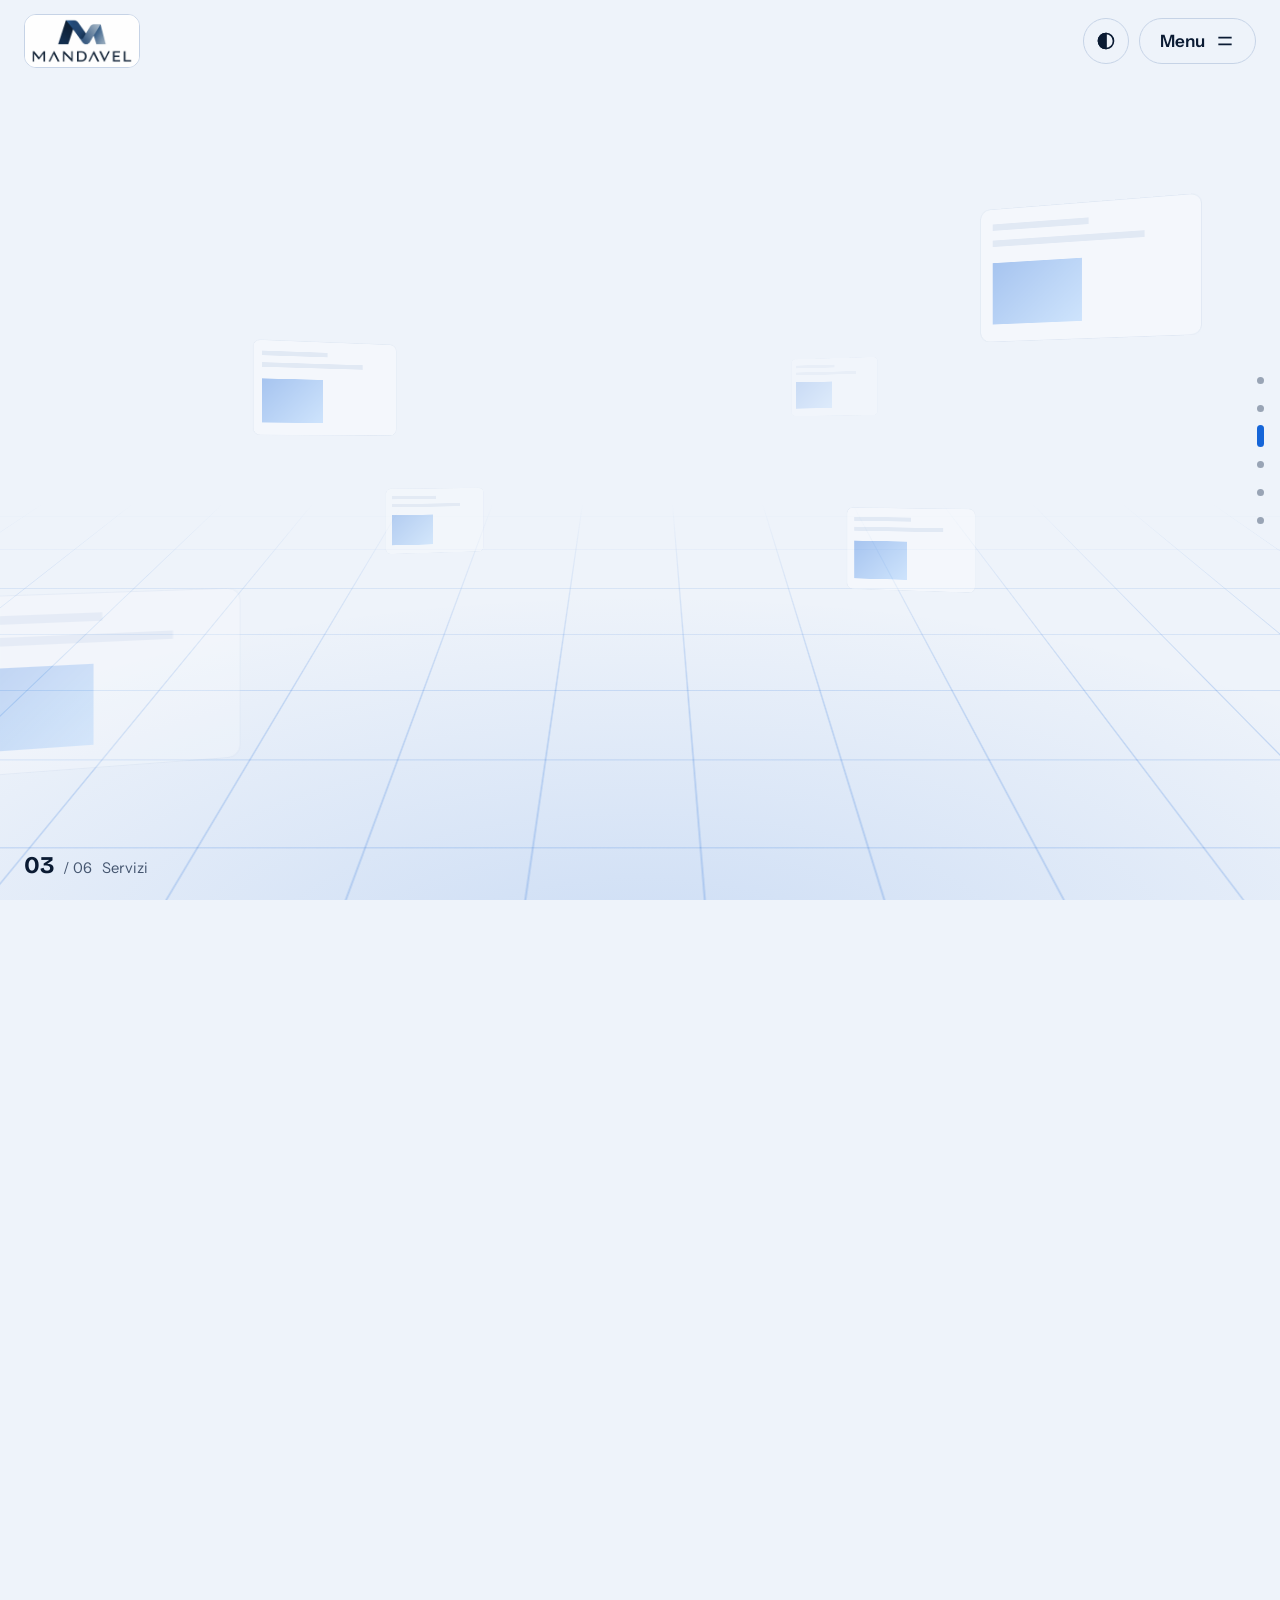
<file: index.html>
<!DOCTYPE html>
<html lang="it">
<head>
<meta charset="utf-8">
<meta name="viewport" content="width=device-width, initial-scale=1, viewport-fit=cover">
<title>MANDAVEL — Siti web, e-commerce e applicazioni web su misura</title>
<meta name="description" content="MANDAVEL realizza siti web, landing page, e-commerce, applicazioni web e piattaforme digitali su misura per privati, professionisti, attività e aziende. Scopri il portfolio.">
<link rel="canonical" href="https://mandavel.it/">
<meta name="theme-color" content="#061125">
<meta property="og:type" content="website">
<meta property="og:locale" content="it_IT">
<meta property="og:title" content="MANDAVEL — Soluzioni digitali su misura">
<meta property="og:description" content="Siti web, landing page, e-commerce, applicazioni web e piattaforme digitali. Consulta pacchetti e progetti dimostrativi nel portfolio.">
<meta property="og:url" content="https://mandavel.it/">
<meta name="twitter:card" content="summary">
<link rel="icon" href="favicon.ico" sizes="48x48">
<link rel="icon" type="image/png" sizes="32x32" href="favicon-32x32.png">
<link rel="icon" type="image/png" sizes="16x16" href="favicon-16x16.png">
<link rel="apple-touch-icon" sizes="180x180" href="apple-touch-icon.png">
<link rel="manifest" href="site.webmanifest">
<link rel="preconnect" href="https://fonts.googleapis.com">
<link rel="preconnect" href="https://fonts.gstatic.com" crossorigin>
<link rel="stylesheet" href="https://fonts.googleapis.com/css2?family=Bricolage+Grotesque:opsz,wght@12..96,500;12..96,700&family=Instrument+Sans:wght@400;500;600&display=swap">
<script>
var H=document.documentElement;H.classList.add('js');
try{var t=localStorage.getItem('mv-theme');if(t==='dark'||t==='light')H.setAttribute('data-theme',t);var fl=localStorage.getItem('mv-flat');if(fl==='1'||(fl!=='0'&&(matchMedia('(prefers-reduced-motion: reduce)').matches||innerHeight<540)))H.classList.add('flat')}catch(e){}
</script>
<style>
:root{--bg:#EEF3FA;--bg2:#FFFFFF;--ink:#0B1B33;--mut:#44556F;--line:#C6D3E6;--blue:#1565D8;--sky:#8CC4FF;--lb:#FEFEFE;--grid:rgba(21,101,216,.2);--ex:#B4C8E6;--sh:rgba(11,27,51,.35);--ld:none;--ll:block;color-scheme:light}
@media (prefers-color-scheme:dark){:root:not([data-theme="light"]){--bg:#061125;--bg2:#0A1A33;--ink:#EAF1FF;--mut:#A5B7D4;--line:#1E3358;--blue:#3C8DF0;--lb:#061125;--grid:rgba(60,141,240,.22);--ex:#0C2B5A;--sh:rgba(0,0,0,.6);--ld:block;--ll:none;color-scheme:dark}}
:root[data-theme="dark"]{--bg:#061125;--bg2:#0A1A33;--ink:#EAF1FF;--mut:#A5B7D4;--line:#1E3358;--blue:#3C8DF0;--lb:#061125;--grid:rgba(60,141,240,.22);--ex:#0C2B5A;--sh:rgba(0,0,0,.6);--ld:block;--ll:none;color-scheme:dark}
*,*::before,*::after{box-sizing:border-box}
html{scroll-snap-type:y proximity}
body{margin:0;background:var(--bg);color:var(--ink);font:400 1.0625rem/1.55 "Instrument Sans",system-ui,-apple-system,"Segoe UI",sans-serif;overflow-x:hidden;transition:background .5s,color .5s}
h1,h2,h3{font-family:"Bricolage Grotesque","Instrument Sans",system-ui,sans-serif;font-weight:700;line-height:1.04;letter-spacing:-.02em;margin:0}
p{margin:0;max-width:56ch}button{font:inherit;color:inherit;cursor:pointer}a{color:inherit}
:focus-visible{outline:3px solid var(--blue);outline-offset:3px;border-radius:6px}
.skip{position:fixed;left:12px;top:-70px;background:var(--ink);color:var(--bg);padding:10px 14px;border-radius:8px;z-index:90}.skip:focus{top:12px}

.w{width:min(1280px,100% - 96px - env(safe-area-inset-left,0px) - env(safe-area-inset-right,0px));margin-inline:auto}
@media (min-width:1800px){html{font-size:19px}}
/* stage */
#track{position:relative;z-index:-1}.sn{height:100svh;scroll-snap-align:start}
.stage{position:fixed;inset:0;perspective:1200px;overflow:hidden;background:radial-gradient(120% 70% at 50% 108%,color-mix(in srgb,var(--blue) 16%,transparent),transparent 60%),var(--bg)}
.floor{position:absolute;left:-60%;width:220%;top:56%;height:150%;transform-origin:top;transform:rotateX(74deg);background:linear-gradient(var(--grid) 1px,transparent 1px) 0 0/90px 90px,linear-gradient(90deg,var(--grid) 1px,transparent 1px) 0 0/90px 90px;-webkit-mask-image:linear-gradient(transparent,#000 30%);mask-image:linear-gradient(transparent,#000 30%)}
.tilt,.world{position:absolute;inset:0;transform-style:preserve-3d}
.room{position:absolute;inset:0;display:grid;align-items:center;padding:88px 0 72px;will-change:transform,opacity}
.rin{transform:scale(var(--fit,1))}
.dc,.floor{pointer-events:none}.dc{position:absolute;left:50%;top:50%;width:250px;height:165px;border:1px solid var(--line);border-radius:12px;opacity:0;visibility:hidden;background:linear-gradient(var(--line),var(--line)) 14px 18px/45% 8px no-repeat,linear-gradient(var(--line),var(--line)) 14px 38px/70% 8px no-repeat,linear-gradient(135deg,var(--blue),var(--sky)) 14px 66px/42% 76px no-repeat,var(--bg2)}
/* chrome */
.top{position:fixed;z-index:30;inset:env(safe-area-inset-top,0px) 0 auto;display:flex;align-items:center;justify-content:space-between;padding:14px max(24px,env(safe-area-inset-left,0px)) 14px max(24px,env(safe-area-inset-right,0px))}
.lg{display:block;aspect-ratio:1000/455;background:center/contain no-repeat}.lg.ld{display:var(--ld)}.lg.ll{display:var(--ll)}.lgd{background-image:url([data-uri])}.lgl{background-image:url([data-uri])}
.brand{display:block;height:54px;-webkit-tap-highlight-color:transparent}.chip{display:block;height:100%;background:var(--lb);border:1px solid var(--line);border-radius:12px;overflow:hidden}.chip .lg{height:100%}
.symw{display:none;height:100%}.sym{height:100%;background:center/contain no-repeat}.sym.ld{display:var(--ld);aspect-ratio:240/116;background-image:url([data-uri])}.sym.ll{display:var(--ll);aspect-ratio:240/120;background-image:url([data-uri])}
.tools{display:flex;gap:10px}
.ib,.mn{height:46px;border-radius:999px;border:1px solid var(--line);background:color-mix(in srgb,var(--bg) 80%,transparent);-webkit-backdrop-filter:blur(8px);backdrop-filter:blur(8px);display:inline-flex;align-items:center;justify-content:center;gap:10px;transition:border-color .2s,transform .25s}
.ib{width:46px}.mn{padding:0 20px;font-weight:600}.ib:hover,.mn:hover{border-color:var(--blue)}.ib:active,.mn:active{transform:scale(.95)}
.rail{position:fixed;z-index:30;right:max(6px,env(safe-area-inset-right,0px));top:50%;transform:translateY(-50%);display:grid}
.rail button{position:relative;width:28px;height:28px;background:none;border:0;padding:0}
.rail button::after{content:"";position:absolute;left:50%;top:50%;width:7px;height:7px;margin:-3.5px;border-radius:50%;background:var(--mut);opacity:.5;transition:all .4s}
.rail button[aria-current="true"]::after{height:22px;margin-top:-11px;border-radius:4px;background:var(--blue);opacity:1}
.rail button::before{content:attr(data-l);position:absolute;right:30px;top:50%;translate:8px -50%;opacity:0;pointer-events:none;background:var(--bg2);border:1px solid var(--line);padding:4px 10px;border-radius:8px;font-size:.85rem;white-space:nowrap;transition:all .25s}
.rail button:hover::before,.rail button:focus-visible::before{opacity:1;translate:0 -50%}
.hud{position:fixed;z-index:30;left:24px;bottom:calc(20px + env(safe-area-inset-bottom,0px));font-size:.92rem;color:var(--mut);display:flex;gap:10px;align-items:baseline}.hud b{font:700 1.5rem "Bricolage Grotesque",sans-serif;color:var(--ink);letter-spacing:-.02em}
/* menu */
.menu{position:fixed;inset:0;z-index:60;background:color-mix(in srgb,var(--bg) 94%,transparent);-webkit-backdrop-filter:blur(14px);backdrop-filter:blur(14px);display:grid;align-content:center;padding:80px 32px;opacity:0;transition:opacity .4s;perspective:900px}
.menu.open{opacity:1}.menu[hidden]{display:none}
.menu ol{list-style:none;margin:0 auto;padding:0;width:min(760px,100%);display:grid}
.menu li{border-bottom:1px solid var(--line);opacity:0;transform:rotateX(-70deg) translateY(30px);transform-origin:top;transition:transform .7s cubic-bezier(.2,.7,.2,1),opacity .5s;transition-delay:calc(var(--i)*70ms)}
.menu.open li{opacity:1;transform:none}
.menu li>*{display:flex;justify-content:space-between;align-items:baseline;width:100%;padding:14px 0;background:none;border:0;text-align:left;text-decoration:none;font:700 clamp(1.8rem,5.4vw,3.2rem)/1.1 "Bricolage Grotesque",sans-serif;letter-spacing:-.02em;transition:color .2s,padding .3s}
.menu li>*:hover{color:var(--blue);padding-left:14px}.menu small{font:500 .9rem "Instrument Sans",sans-serif;color:var(--mut)}.menu li:last-child a{flex-direction:column;align-items:flex-start;gap:8px;padding-bottom:20px}.menu li:last-child small{letter-spacing:.01em}
@media (max-height:700px){.menu{align-content:start;overflow-y:auto;padding-top:calc(78px + env(safe-area-inset-top,0px))}.menu li>*{padding:9px 0;font-size:clamp(1.5rem,5vw,2.2rem)}.menu li:last-child a{padding-bottom:12px}}
.mclose{position:absolute;top:calc(14px + env(safe-area-inset-top,0px));right:24px}
.mfoot{width:min(760px,100%);margin:22px auto 0;display:flex;gap:14px;flex-wrap:wrap}
.mfoot button{background:none;border:1px solid var(--line);border-radius:999px;padding:10px 18px;color:var(--mut)}.mfoot button:hover{border-color:var(--blue);color:var(--ink)}
/* buttons */
.btn{display:inline-flex;align-items:center;gap:10px;min-height:52px;padding:0 26px;border-radius:999px;font-weight:600;text-decoration:none;border:1.5px solid var(--ink);transition:transform .25s,background .25s,color .25s}
.btn.p{background:var(--ink);color:var(--bg)}.btn:hover{transform:translateY(-2px)}.btn.s:hover{background:var(--ink);color:var(--bg)}.btn svg{transition:transform .25s}.btn:hover svg{transform:translate(3px,-3px)}
.row{display:flex;flex-wrap:wrap;gap:14px}
/* rooms */
.sec h2{font-size:clamp(2rem,4.6vw,3.5rem);max-width:16ch}
.two{display:grid;grid-template-columns:.9fr 1.1fr;gap:clamp(24px,5vw,80px);align-items:center}
.two>div>p{margin-top:20px;color:var(--mut)}
.hero{display:grid;grid-template-columns:1.05fr .95fr;gap:24px;align-items:center}
.hero h1{font-size:clamp(2.4rem,5.8vw,5rem)}.lead{margin:24px 0 32px;font-size:1.18rem;color:var(--mut)}
.ri{animation:rise 1s cubic-bezier(.2,.7,.2,1) both;animation-delay:var(--d,0s)}
@keyframes rise{from{opacity:0;translate:0 40px;filter:blur(6px)}to{opacity:1;translate:0 0;filter:none}}
.obj{position:relative;transform-style:preserve-3d;transform:perspective(1100px) rotateY(-16deg) rotateX(5deg);aspect-ratio:1000/455;width:min(100%,520px);margin-inline:auto;animation:swing 1.6s cubic-bezier(.2,.7,.2,1) .2s both}
@keyframes swing{from{opacity:0;transform:perspective(1100px) rotateY(-70deg) rotateX(20deg) translateZ(-300px)}}
.slab{position:absolute;inset:0;background:var(--lb);border:1px solid var(--line);border-radius:16px;overflow:hidden;transform:translateZ(40px);box-shadow:1px 1px 0 var(--ex),2px 2px 0 var(--ex),3px 3px 0 var(--ex),4px 4px 0 var(--ex),5px 5px 0 var(--ex),6px 6px 0 var(--ex),7px 7px 0 var(--ex),8px 8px 0 var(--ex),0 50px 60px -24px var(--sh)}
.slab .lg{width:100%;height:100%;aspect-ratio:auto}
.pn{position:absolute;inset:0;border:1px solid var(--line);border-radius:16px;background:var(--bg2)}
.pn.a{transform:translate3d(36px,-34px,-60px)}.pn.b{transform:translate3d(72px,-68px,-160px);opacity:.7}
.hint{position:absolute;left:50%;bottom:0;translate:-50% 0;font-size:.9rem;color:var(--mut);display:grid;justify-items:center;gap:8px}
.hint::after{content:"";width:1px;height:30px;background:linear-gradient(var(--blue),transparent);animation:dr 2s ease-in-out infinite;transform-origin:top}
@keyframes dr{0%{transform:scaleY(0)}60%{transform:scaleY(1)}100%{transform:scaleY(1);opacity:0}}
.wh{display:grid;gap:12px;transform-style:preserve-3d;transform:perspective(1000px) rotateY(-8deg) rotateX(3deg)}
.wh div{background:var(--bg2);border:1px solid var(--line);border-radius:14px;padding:16px 22px;transform:translateZ(calc(var(--i)*18px));box-shadow:0 24px 30px -20px var(--sh);transition:transform .4s,border-color .3s}
.wh dt{font-weight:600}.wh dd{margin:2px 0 0;color:var(--mut);font-size:.98rem}
.rw{height:250px;position:relative;perspective:1000px}
.ring{position:absolute;left:50%;top:50%;transform-style:preserve-3d;transition:transform 1s cubic-bezier(.2,.7,.2,1)}
.face{position:absolute;width:210px;height:92px;left:-105px;top:-46px;transform:rotateY(calc(var(--k)*60deg)) translateZ(200px);backface-visibility:hidden;background:var(--bg2);border:1px solid var(--line);border-radius:14px;font:700 1.3rem "Bricolage Grotesque",sans-serif;letter-spacing:-.01em;box-shadow:0 20px 30px -18px var(--sh);transition:background .4s,color .4s,border-color .4s}
.face[aria-pressed="true"]{background:var(--blue);border-color:var(--blue);color:#fff}
.dsc{margin-top:22px;min-height:7.5em}.dsc h3{font-size:1.7rem;margin-bottom:8px}.dsc p{color:var(--mut)}
.ar{display:flex;gap:10px;margin-top:18px}
.deck{position:relative;height:290px;perspective:1000px;margin-bottom:18px}
.cd{position:absolute;inset:0 14% 0 0;background:var(--bg2);border:1px solid var(--line);border-radius:16px;padding:28px;transform:translate3d(calc(var(--o)*40px),calc(var(--o)*-24px),calc(var(--o)*-100px));transition:transform .9s cubic-bezier(.2,.7,.2,1),opacity .6s;box-shadow:0 30px 40px -26px var(--sh)}
.cd.out{transform:translate3d(-45%,0,80px) rotateY(34deg);opacity:0;pointer-events:none}.cd>*{transition:opacity .5s}.cd:not(.act)>*{opacity:0}
.cd h3{font-size:1.8rem;margin:12px 0 10px}.cd p{color:var(--mut)}.cd .n{display:grid;place-items:center;width:40px;height:40px;border-radius:50%;background:var(--blue);color:#fff;font-weight:600}
.sb{display:flex;gap:10px;align-items:center;flex-wrap:wrap}.sb button,.ar button{min-width:46px;height:46px;border-radius:999px;border:1px solid var(--line);background:var(--bg2);transition:all .25s}.sb button:hover,.ar button:hover{border-color:var(--blue)}.sb button:disabled{opacity:.35;cursor:not-allowed;border-style:dashed}.sb button:disabled:hover{border-color:var(--line)}.sb button:disabled:active{transform:none}.sb button[aria-current="true"]{background:var(--ink);color:var(--bg);border-color:var(--ink)}
.frs{position:relative;height:340px;transform-style:preserve-3d;transform:perspective(1100px) rotateY(-16deg) rotateX(5deg)}
.fr{position:absolute;width:72%;left:0;top:0;background:var(--bg2);border:1px solid var(--line);border-radius:12px;overflow:hidden;box-shadow:0 30px 40px -24px var(--sh);transition:transform .7s cubic-bezier(.2,.7,.2,1);transform:translate3d(var(--x),var(--y),var(--z))}
@media (hover:hover){.frs:hover .fr:nth-child(1){--x:-26px;--y:-20px}.frs:hover .fr:nth-child(3){--x:calc(28% + 28px);--y:152px}}
.fr:nth-child(1){--x:0px;--y:0px;--z:-90px}.fr:nth-child(2){--x:14%;--y:70px;--z:0px}.fr:nth-child(3){--x:28%;--y:138px;--z:90px}
.fr b{display:block;font:500 .78rem "Instrument Sans",sans-serif;color:var(--mut);padding:9px 14px;border-bottom:1px solid var(--line)}
.fb{display:grid;gap:10px;padding:14px;height:112px}.fb i{display:block;background:var(--line);border-radius:5px}
.fb.a{grid-template-columns:2fr 1fr}.fb.a i:first-child{grid-row:span 3;background:linear-gradient(135deg,#0B3D91,#1565D8)}.fb.g{grid-template-columns:repeat(3,1fr)}.fb.d{grid-template-columns:repeat(6,1fr);align-items:end}.fb.d i:nth-child(odd){background:var(--blue)}
.cta h2{max-width:18ch}.cta p{margin:20px 0 30px;color:var(--mut)}.mail{margin-top:20px!important;font-size:.98rem}.mail a{font-weight:600;color:var(--ink)}
.fo{margin-top:clamp(28px,6vh,64px);padding-top:20px;border-top:1px solid var(--line);display:flex;flex-wrap:wrap;gap:12px 28px;align-items:center;color:var(--mut);font-size:.92rem}.fo .chip{height:46px}.fo a{text-decoration:none}.fo a:hover{color:var(--ink);text-decoration:underline}
/* linear view */
html.flat{scroll-snap-type:none}.flat .rin{transform:none}.flat #track,.flat .rail,.flat .hud,.flat .floor,.flat .dc,.flat .hint{display:none}
.flat .stage{position:static;perspective:none;overflow:visible}.flat .tilt,.flat .world{position:static;transform:none!important}
.flat .room{position:relative;transform:none!important;opacity:1!important;visibility:visible!important;pointer-events:auto!important;min-height:100svh;padding:110px 0 70px;border-bottom:1px solid var(--line)}
@media (max-width:860px){
.top{padding:10px max(16px,env(safe-area-inset-right,0px)) 10px max(16px,env(safe-area-inset-left,0px))}.brand{height:38px}
.w{width:calc(100% - 48px - env(safe-area-inset-left,0px) - env(safe-area-inset-right,0px))}
.room{padding:70px 0 58px}.hero,.two{grid-template-columns:1fr;gap:14px}
.hero h1{font-size:clamp(1.95rem,8.6vw,2.7rem)}.lead{margin:14px 0 20px;font-size:1rem}
.btn{min-height:46px;padding:0 20px;font-size:.96rem}.row{gap:10px}
.obj{width:min(72%,320px);margin:20px 0 0 2%}.pn.b,.hint{display:none}.pn.a{transform:translate3d(14px,-12px,-60px)}.hid{display:none}
.rw{height:clamp(150px,24svh,210px)}.deck{height:clamp(200px,32svh,250px);margin-top:24px}
.cd{padding:20px;inset:0 12% 0 0;transform:translate3d(calc(var(--o)*14px),calc(var(--o)*10px),calc(var(--o)*-80px))}.cd.out{transform:translate3d(-40%,0,60px) rotateY(30deg)}.cd h3{font-size:1.4rem;margin:8px 0}.sb{gap:7px;flex-wrap:nowrap}.sb button{min-width:40px;height:42px;padding:0}
.frs{margin-bottom:30px;height:clamp(120px,21svh,190px);transform:perspective(900px) rotateY(-12deg) rotateX(4deg)}.fr{width:70%}.fr:nth-child(2){--y:30px}.fr:nth-child(3){--y:60px}.fb{height:52px;padding:10px;gap:6px}
.dsc{min-height:6.6em;margin-top:6px}.dsc h3{font-size:1.4rem}
.wh{gap:9px;transform:perspective(900px) rotateY(-5deg) rotateX(2deg)}.wh div{padding:10px 16px;transform:translateZ(calc(var(--i)*8px))}.wh dd{font-size:.9rem}
.mn span{display:none}.mn{padding:0;width:46px}.hud{left:max(16px,env(safe-area-inset-left,0px))}.rail button{width:22px}.rail{right:2px}}
@media (min-width:600px) and (max-width:860px){.hero h1{font-size:clamp(2.4rem,7vw,3.8rem)}.obj{width:min(56%,440px)}.lead{font-size:1.12rem}}
@media (max-width:480px){.face{width:136px;height:68px;left:-68px;top:-34px;font-size:1rem;transform:rotateY(calc(var(--k)*60deg)) translateZ(122px)}}
@media (max-width:860px) and (max-height:720px){#r1 .rin>div>p,.wh dd{display:none}.hero h1{font-size:clamp(1.75rem,7.8vw,2.2rem)}.lead{font-size:.94rem;margin:10px 0 14px}.obj{width:min(52%,206px)}.sec h2{font-size:clamp(1.6rem,7vw,2rem)}.rw{height:150px}.deck{height:216px}.cd{padding:16px}.cd h3{font-size:1.2rem}.cd p{font-size:.92rem;line-height:1.45}.dsc{min-height:5.6em}.dsc h3{font-size:1.2rem}.room{padding:64px 0 54px}}
@media (max-width:640px){.chip{display:none}.symw{display:block}}
@media (prefers-reduced-motion:reduce){*,*::before,*::after{animation:none!important;transition:none!important}}
</style>
</head>
<body>
<a class="skip" href="#main">Vai ai contenuti</a>
<header class="top">
<a class="brand" href="#r0" data-go="0" aria-label="MANDAVEL — torna all’inizio"><span class="chip" aria-hidden="true"><span class="lg lgd ld"></span><span class="lg lgl ll"></span></span><span class="symw" aria-hidden="true"><span class="sym ld"></span><span class="sym ll"></span></span></a>
<div class="tools">
<button class="ib" id="th" type="button" aria-label="Cambia tema"><svg width="20" height="20" viewBox="0 0 24 24" fill="none" stroke="currentColor" stroke-width="2" aria-hidden="true"><circle cx="12" cy="12" r="9"/><path d="M12 3a9 9 0 0 0 0 18z" fill="currentColor"/></svg></button>
<button class="mn" id="mn" type="button" aria-expanded="false" aria-controls="menu"><span>Menu</span><svg width="20" height="20" viewBox="0 0 24 24" fill="none" stroke="currentColor" stroke-width="2" aria-hidden="true"><path d="M4 8h16M4 16h16"/></svg></button>
</div></header>

<div class="menu" id="menu" role="dialog" aria-modal="true" aria-label="Menu" hidden>
<button class="mn mclose" id="mc" type="button"><span>Chiudi</span><svg width="18" height="18" viewBox="0 0 24 24" fill="none" stroke="currentColor" stroke-width="2" aria-hidden="true"><path d="M5 5l14 14M19 5 5 19"/></svg></button>
<ol>
<li style="--i:0"><button type="button" data-go="0">Inizio <small>01</small></button></li>
<li style="--i:1"><button type="button" data-go="1">Chi è <small>02</small></button></li>
<li style="--i:2"><button type="button" data-go="2">Cosa realizziamo <small>03</small></button></li>
<li style="--i:3"><button type="button" data-go="3">Come lavoriamo <small>04</small></button></li>
<li style="--i:4"><button type="button" data-go="4">Portfolio <small>05</small></button></li>
<li style="--i:5"><button type="button" data-go="5">Contatti <small>06</small></button></li>
<li style="--i:6"><a href="https://gallery.mandavel.it" target="_blank" rel="noopener">gallery.mandavel.it <small>Si apre in una nuova scheda</small></a></li>
</ol>
<div class="mfoot"><button type="button" id="lin">Passa alla vista lineare</button></div>
</div>

<nav class="rail" id="rail" aria-label="Sezioni della pagina">
<button type="button" data-go="0" data-l="Inizio" aria-label="Inizio"></button><button type="button" data-go="1" data-l="Chi è" aria-label="Chi è"></button><button type="button" data-go="2" data-l="Servizi" aria-label="Servizi"></button><button type="button" data-go="3" data-l="Metodo" aria-label="Metodo"></button><button type="button" data-go="4" data-l="Portfolio" aria-label="Portfolio"></button><button type="button" data-go="5" data-l="Contatti" aria-label="Contatti"></button>
</nav>
<div class="hud" aria-hidden="true"><b id="hn">01</b><span>/ 06</span><span id="hl">Inizio</span></div>
<div id="track" aria-hidden="true"><div class="sn"></div><div class="sn"></div><div class="sn"></div><div class="sn"></div><div class="sn"></div><div class="sn"></div></div>

<div class="stage" id="stage"><div class="floor" id="floor"></div>
<div class="tilt" id="tilt"><main class="world" id="main">
<i class="dc" aria-hidden="true" data-z=".55" data-x="-35" data-y="-22" data-r="22"></i><i class="dc" aria-hidden="true" data-z=".85" data-x="36" data-y="18" data-r="-20"></i><i class="dc" aria-hidden="true" data-z="1.45" data-x="-33" data-y="24" data-r="18"></i><i class="dc" aria-hidden="true" data-z="1.8" data-x="35" data-y="-24" data-r="-24"></i><i class="dc" aria-hidden="true" data-z="2.55" data-x="-36" data-y="-12" data-r="26"></i><i class="dc" aria-hidden="true" data-z="2.85" data-x="35" data-y="22" data-r="-16"></i><i class="dc" aria-hidden="true" data-z="3.6" data-x="-34" data-y="20" data-r="20"></i><i class="dc" aria-hidden="true" data-z="4" data-x="36" data-y="-20" data-r="-22"></i><i class="dc" aria-hidden="true" data-z="4.7" data-x="-35" data-y="-18" data-r="16"></i>

<section class="room" id="r0" aria-labelledby="h1"><div class="w hero rin">
<div><h1 id="h1" class="ri" style="--d:.15s">Soluzioni digitali su misura, progettate con metodo.</h1>
<p class="lead ri" style="--d:.35s">MANDAVEL realizza siti web, e-commerce, landing page, applicazioni web e piattaforme per privati, professionisti, attività commerciali e aziende.</p>
<div class="row ri" style="--d:.55s"><a class="btn p" href="https://gallery.mandavel.it" target="_blank" rel="noopener">Esplora il portfolio <svg width="16" height="16" viewBox="0 0 16 16" fill="none" stroke="currentColor" stroke-width="2" aria-hidden="true"><path d="M4 12 12 4M5 4h7v7"/></svg></a><a class="btn s" href="#r5" data-go="5">Scrivi a MANDAVEL</a></div></div>
<div class="obj" id="obj" aria-hidden="true"><div class="pn b"></div><div class="pn a"></div><div class="slab"><span class="lg lgd ld"></span><span class="lg lgl ll"></span></div></div>
</div><div class="hint">Scorri per entrare</div></section>

<section class="room sec" id="r1" aria-labelledby="h2a"><div class="w two rin">
<div><h2 id="h2a">Un interlocutore unico, dall’idea alla pubblicazione.</h2><p>MANDAVEL è un progetto digitale che progetta e realizza soluzioni personalizzate. Ogni lavoro parte da ciò che serve davvero al cliente e si sviluppa con attenzione al design, alla tecnica e alla chiarezza.</p></div>
<dl class="wh" style="margin:0">
<div style="--i:0"><dt>Privati</dt><dd>Per chi ha un’idea e cerca qualcuno che la trasformi in uno strumento concreto.</dd></div>
<div style="--i:1"><dt>Professionisti e freelance</dt><dd>Una presenza online chiara, curata e in linea con il proprio lavoro.</dd></div>
<div style="--i:2"><dt>Attività commerciali</dt><dd>Siti, pagine e negozi online per presentarsi, farsi contattare e vendere.</dd></div>
<div style="--i:3"><dt>Aziende e organizzazioni</dt><dd>Piattaforme e strumenti su misura per esigenze specifiche.</dd></div>
</dl></div></section>

<section class="room sec" id="r2" aria-labelledby="h2b"><div class="w two rin">
<div><h2 id="h2b">Cosa realizziamo</h2>
<div class="dsc" aria-live="polite"><h3 id="sh">Siti web</h3><p id="sp">Siti professionali per presentare un’attività, un professionista o un progetto, con una struttura chiara e contenuti curati.</p></div>
<div class="ar"><button type="button" id="sv" aria-label="Servizio precedente">←</button><button type="button" id="sn" aria-label="Servizio successivo">→</button></div></div>
<div class="rw"><div class="ring" id="ring">
<button class="face" type="button" style="--k:0" data-t="Siti web" data-d="Siti professionali per presentare un’attività, un professionista o un progetto, con una struttura chiara e contenuti curati.">Siti web</button>
<button class="face" type="button" style="--k:1" data-t="Landing page" data-d="Pagine costruite attorno a un obiettivo preciso, come richiedere un contatto o un preventivo.">Landing page</button>
<button class="face" type="button" style="--k:2" data-t="E-commerce" data-d="Negozi online pensati per presentare i prodotti e accompagnare chi acquista fino all’ordine.">E-commerce</button>
<button class="face" type="button" style="--k:3" data-t="Applicazioni web" data-d="Strumenti accessibili da browser per gestire processi, dati o attività specifiche.">Applicazioni web</button>
<button class="face" type="button" style="--k:4" data-t="Piattaforme digitali" data-d="Sistemi più articolati che mettono in relazione utenti, contenuti e funzioni.">Piattaforme digitali</button>
<button class="face" type="button" style="--k:5" data-t="Soluzioni personalizzate" data-d="Quando l’esigenza non rientra in una categoria, si parte dal problema e si progetta la soluzione adatta.">Soluzioni personalizzate</button>
</div></div></div></section>

<section class="room sec" id="r3" aria-labelledby="h2c"><div class="w two rin">
<div><h2 id="h2c">Come lavoriamo</h2><p class="hid">Quattro passaggi, dalla comprensione dell’esigenza alla messa online.</p></div>
<div><div class="deck" id="deck">
<article class="cd"><span class="n">1</span><h3>Ascolto dell’esigenza</h3><p>Si parte da cosa serve, a chi si rivolge e quale risultato deve ottenere il progetto.</p></article>
<article class="cd"><span class="n">2</span><h3>Progettazione</h3><p>Struttura, contenuti e percorso dell’utente vengono definiti prima di disegnare e sviluppare.</p></article>
<article class="cd"><span class="n">3</span><h3>Design e sviluppo</h3><p>Interfaccia, esperienza d’uso e codice crescono insieme, con attenzione ai dettagli e alle prestazioni.</p></article>
<article class="cd"><span class="n">4</span><h3>Verifica e pubblicazione</h3><p>Collegamenti, interazioni e comportamento sui diversi dispositivi vengono controllati prima della messa online.</p></article>
</div>
<div class="sb" id="sb" role="group" aria-label="Passaggi"><button type="button" aria-label="Passaggio precedente" data-s="-1">←</button><button type="button" data-n="0">1</button><button type="button" data-n="1">2</button><button type="button" data-n="2">3</button><button type="button" data-n="3">4</button><button type="button" aria-label="Passaggio successivo" data-s="1">→</button></div></div>
</div></section>

<section class="room sec" id="r4" aria-labelledby="h2d"><div class="w two rin">
<div class="frs" aria-hidden="true">
<div class="fr"><b>gallery.mandavel.it</b><div class="fb a"><i></i><i></i><i></i><i></i></div></div>
<div class="fr"><b>gallery.mandavel.it</b><div class="fb g"><i></i><i></i><i></i><i></i><i></i><i></i></div></div>
<div class="fr"><b>gallery.mandavel.it</b><div class="fb d"><i style="height:40%"></i><i style="height:70%"></i><i style="height:55%"></i><i style="height:90%"></i><i style="height:65%"></i><i style="height:80%"></i></div></div>
</div>
<div><h2 id="h2d">Il portfolio è un sito a parte. Merita una visita.</h2>
<p>Qui trovi i pacchetti disponibili e le anteprime dei progetti dimostrativi: siti, e-commerce, dashboard e applicazioni web da aprire e provare.</p>
<p class="hid" style="margin:12px 0 0!important">I progetti dimostrativi sono concept realizzati per mostrare il tipo di lavori possibili.</p>
<div style="margin-top:26px"><a class="btn p" href="https://gallery.mandavel.it" target="_blank" rel="noopener">Apri gallery.mandavel.it <svg width="16" height="16" viewBox="0 0 16 16" fill="none" stroke="currentColor" stroke-width="2" aria-hidden="true"><path d="M4 12 12 4M5 4h7v7"/></svg></a></div></div>
</div></section>

<section class="room sec cta" id="r5" aria-labelledby="h2e"><div class="w rin">
<h2 id="h2e">Hai un’esigenza o un progetto?</h2>
<p>Raccontaci di cosa hai bisogno: valuteremo insieme la soluzione più adatta.</p>
<a class="btn p" href="mailto:projects@mandavel.it?subject=Richiesta%20di%20informazioni">Scrivi a projects@mandavel.it</a>
<p class="mail">Per domande generali: <a href="mailto:hello@mandavel.it">hello@mandavel.it</a></p>
<footer class="fo"><span class="chip" role="img" aria-label="MANDAVEL"><span class="lg lgd ld"></span><span class="lg lgl ll"></span></span><span>Servizi e soluzioni digitali personalizzate.</span><a href="https://gallery.mandavel.it" target="_blank" rel="noopener">Portfolio</a><span>© <span id="yr">2026</span> MANDAVEL</span></footer>
</div></section>
</main></div></div>

<script>
(function(){
var d=document,$=function(s){return d.querySelector(s)},A=function(s,c){return[].slice.call((c||d).querySelectorAll(s))};
var rooms=A('.room'),deco=A('.dc'),N=rooms.length,floor=$('#floor'),tilt=$('#tilt'),D=900,p=0,tp=0,cx=0,cy=0,tx=0,ty=0,run=0,act=-1;
var names=['Inizio','Chi è','Servizi','Metodo','Portfolio','Contatti'],rail=A('#rail button'),hn=$('#hn'),hl=$('#hl');
var flat=function(){return H.classList.contains('flat')};
/* tema */
var th=$('#th');function cur(){return H.getAttribute('data-theme')||(matchMedia('(prefers-color-scheme: dark)').matches?'dark':'light')}
function lab(){th.setAttribute('aria-label',cur()==='dark'?'Passa al tema chiaro':'Passa al tema scuro')}
th.onclick=function(){var n=cur()==='dark'?'light':'dark';H.setAttribute('data-theme',n);try{localStorage.setItem('mv-theme',n)}catch(e){}lab()};lab();
/* camera */
function max(){return Math.max(1,d.documentElement.scrollHeight-innerHeight)}
function read(){tp=Math.max(0,Math.min(N-1,scrollY/max()*(N-1)))}
function render(){var xm=innerWidth<861?1.45:1.2,om=innerWidth<861?.4:.8;
for(var i=0;i<N;i++){var r=rooms[i],dz=i-p,de=dz>0?Math.max(0,dz-.035):Math.min(0,dz+.035),o=de>=0?1-de*2.4:1+de*2.8;o=Math.max(0,Math.min(1,o));
r.style.transform='translate3d(0,0,'+(-de*D).toFixed(1)+'px)';r.style.opacity=o.toFixed(3);r.style.visibility=o<.02?'hidden':'visible';r.style.pointerEvents=Math.abs(dz)<.5?'auto':'none'}
deco.forEach(function(e){var dz=+e.dataset.z-p,o=dz<0?1+dz*4:Math.min(1,(3.2-dz)/1.4);o=Math.max(0,o)*.42*om;
e.style.opacity=o.toFixed(3);e.style.visibility=o<.01?'hidden':'visible';
e.style.transform='translate(-50%,-50%) translate3d('+(e.dataset.x*xm)+'vw,'+e.dataset.y+'vh,'+(-dz*D).toFixed(1)+'px) rotateY('+e.dataset.r+'deg)'});
floor.style.backgroundPosition='0 '+(p*260).toFixed(1)+'px,0 '+(p*260).toFixed(1)+'px';
tilt.style.transform='rotateX('+(-cy*1.6).toFixed(3)+'deg) rotateY('+(cx*2.2).toFixed(3)+'deg)';
var a=Math.round(p);if(a!==act){act=a;hn.textContent='0'+(a+1);hl.textContent=names[a];rail.forEach(function(b,k){b.setAttribute('aria-current',k===a)})}}
function loop(){run=0;if(flat())return;p+=(tp-p)*.13;cx+=(tx-cx)*.08;cy+=(ty-cy)*.08;
if(Math.abs(tp-p)<.0006)p=tp;render();
if(p!==tp||Math.abs(tx-cx)>.002||Math.abs(ty-cy)>.002)kick()}
function kick(){if(!run&&!flat()){run=1;requestAnimationFrame(loop)}}
addEventListener('scroll',function(){read();kick()},{passive:true});addEventListener('resize',function(){read();kick()});
if(matchMedia('(pointer:fine)').matches)addEventListener('pointermove',function(e){tx=e.clientX/innerWidth-.5;ty=e.clientY/innerHeight-.5;kick()});
function go(i){if(flat())rooms[i].scrollIntoView({behavior:'smooth',block:'start'});else scrollTo({top:i/(N-1)*max(),behavior:'smooth'})}
A('[data-go]').forEach(function(b){b.addEventListener('click',function(e){e.preventDefault();closeM();go(+b.dataset.go)})});
function setFlat(f,auto){H.classList.toggle('flat',f);if(!auto){try{localStorage.setItem('mv-flat',f?'1':'0')}catch(e){}}$('#lin').textContent=f?'Passa alla vista immersiva':'Passa alla vista lineare';
if(f){rooms.forEach(function(r){r.style.cssText=''});scrollTo(0,0)}else{read();p=tp;kick();render()}}
$('#lin').textContent=flat()?'Passa alla vista immersiva':'Passa alla vista lineare';
function autoMode(){var s=null;try{s=localStorage.getItem('mv-flat')}catch(e){}if(s!==null)return;var f=matchMedia('(prefers-reduced-motion: reduce)').matches||innerHeight<540||fit()<.8;if(f!==flat())setFlat(f,true)}
function fit(){var av=innerHeight-(innerWidth<861?128:160),mn=1;rooms.forEach(function(r){var c=r.firstElementChild;c.style.setProperty('--fit',1);var s=Math.min(1,av/c.offsetHeight);c.style.setProperty('--fit',s.toFixed(3));mn=Math.min(mn,s)});return mn}
var rt=0;function onR(){clearTimeout(rt);rt=setTimeout(function(){fit();autoMode()},120)}addEventListener('resize',onR);addEventListener('orientationchange',onR);
$('#lin').onclick=function(){var f=!flat();closeM();setFlat(f)};
/* menu */
var m=$('#menu'),mn=$('#mn'),st=$('#stage');
function openM(){m.hidden=false;void m.offsetWidth;m.classList.add('open');mn.setAttribute('aria-expanded',true);st.inert=true;$('#mc').focus()}
function closeM(){if(m.hidden)return;m.classList.remove('open');mn.setAttribute('aria-expanded',false);st.inert=false;setTimeout(function(){m.hidden=true},400);mn.focus({preventScroll:true})}
mn.onclick=openM;$('#mc').onclick=closeM;d.addEventListener('keydown',function(e){if(e.key==='Escape')closeM()});
/* anello servizi */
var faces=A('.face'),ring=$('#ring'),k=0;
function selS(n){k=(n+6)%6;ring.style.transform='translateZ(-'+(innerWidth<481?122:innerWidth<861?170:200)+'px) rotateY('+(-k*60)+'deg)';faces.forEach(function(f,i){f.setAttribute('aria-pressed',i===k)});$('#sh').textContent=faces[k].dataset.t;$('#sp').textContent=faces[k].dataset.d}
faces.forEach(function(f,i){f.onclick=function(){selS(i)}});$('#sv').onclick=function(){selS(k-1)};$('#sn').onclick=function(){selS(k+1)};selS(0);addEventListener('resize',function(){selS(k)});
/* mazzo metodo */
var cds=A('.cd'),sbs=A('#sb [data-n]'),a=0;
function selC(n){a=Math.max(0,Math.min(3,n));cds.forEach(function(c,i){var o=i-a;c.style.setProperty('--o',Math.max(0,o));c.classList.toggle('out',o<0);c.classList.toggle('act',o===0);c.style.zIndex=10-i;c.setAttribute('aria-hidden',o!==0)});sbs.forEach(function(b,i){b.setAttribute('aria-current',i===a)});var ar=A('#sb [data-s]'),pv=ar[0],nx=ar[1],f=d.activeElement;pv.disabled=a===0;nx.disabled=a===3;if((f===pv&&pv.disabled)||(f===nx&&nx.disabled))(f===nx?pv:nx).focus({preventScroll:true})}
sbs.forEach(function(b){b.onclick=function(){selC(+b.dataset.n)}});A('#sb [data-s]').forEach(function(b){b.onclick=function(){selC(a+ +b.dataset.s)}});selC(0);
fit();autoMode();if(d.fonts&&d.fonts.ready)d.fonts.ready.then(function(){fit();autoMode()});var yr=d.getElementById('yr');function tick(){var n=new Date();yr.textContent=n.getFullYear();setTimeout(tick,Math.max(1000,Math.min(new Date(n.getFullYear()+1,0,1)-n+100,216e5)))}tick();d.addEventListener('visibilitychange',function(){if(!d.hidden)yr.textContent=new Date().getFullYear()});
read();p=tp;if(!flat())render();
})();
</script>
</body>
</html>
</file>
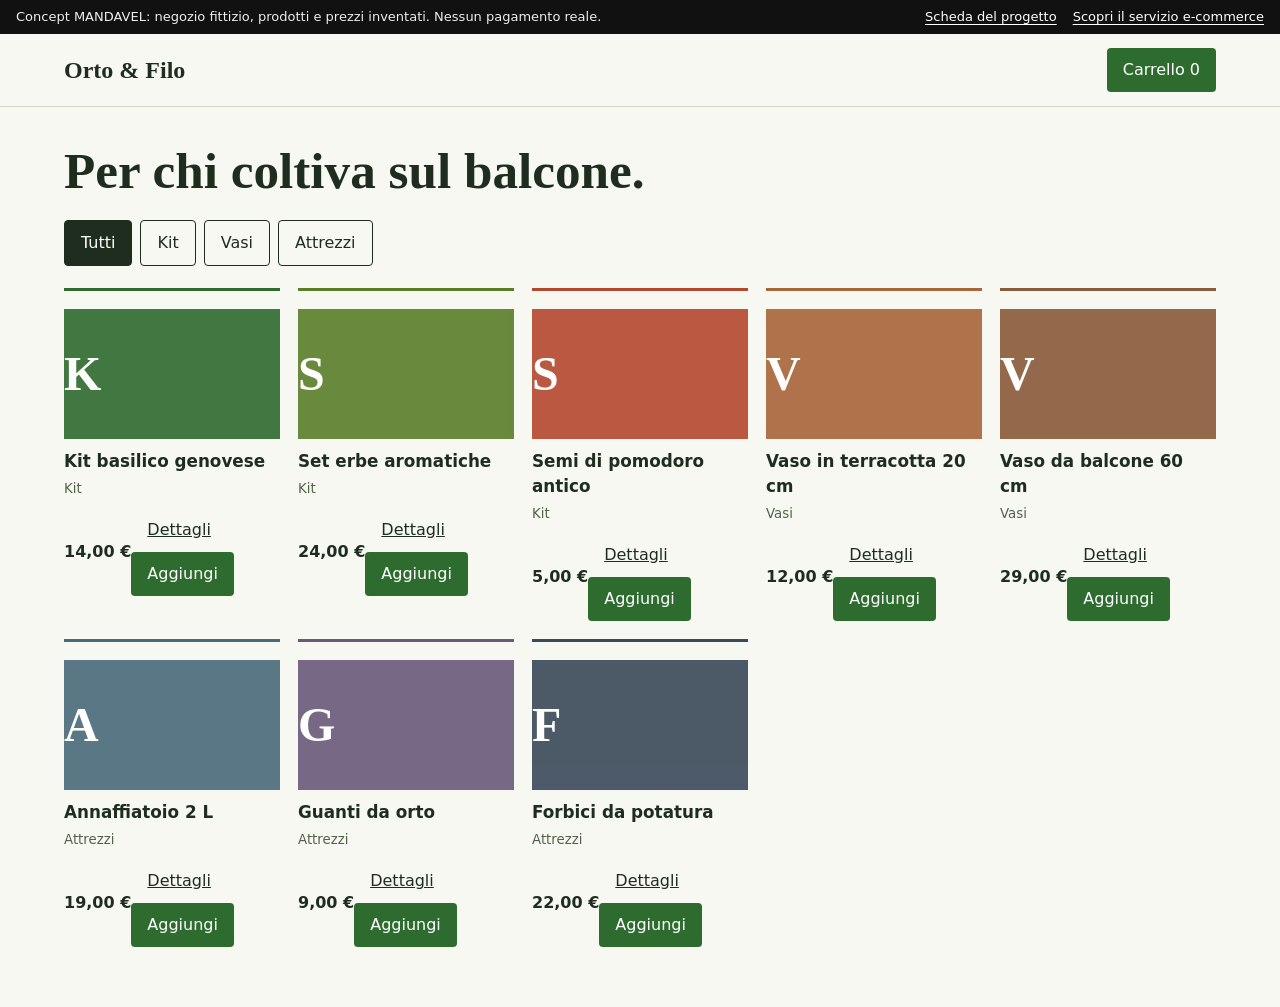
<file: demo/orto-e-filo/index.html>
<!DOCTYPE html><html lang="it"><head><meta charset="utf-8"><meta name="viewport" content="width=device-width,initial-scale=1"><meta name="robots" content="noindex"><title>Orto &amp; Filo, concept | MANDAVEL</title><link rel="stylesheet" href="../shared.css"><link rel="stylesheet" href="style.css"></head><body>
<div class="bar"><span>Concept MANDAVEL: negozio fittizio, prodotti e prezzi inventati. Nessun pagamento reale.</span><a href="../../#/progetto/D2">Scheda del progetto</a><a href="../../#/servizio/E01">Scopri il servizio e-commerce</a></div>
<header class="top"><b>Orto &amp; Filo</b><button id="cb" type="button">Carrello <span id="cn">0</span></button></header>
<main><h1>Per chi coltiva sul balcone.</h1><div id="fl" class="fl" role="group" aria-label="Categorie"></div><div id="g" class="g"></div></main>
<aside id="c" hidden aria-label="Carrello"><h2>Il tuo carrello</h2><ul id="cl"></ul><p id="ct"></p><button id="co" type="button">Vai al pagamento</button><p id="cm" role="status"></p><button id="cx" type="button" class="l">Chiudi</button></aside>
<dialog id="d"><h2 id="dt"></h2><p id="dd"></p><p><b id="dp"></b></p><button id="da" type="button">Aggiungi al carrello</button> <button id="dx" type="button" class="l">Chiudi</button></dialog><script src="app.js"></script></body></html>
</file>
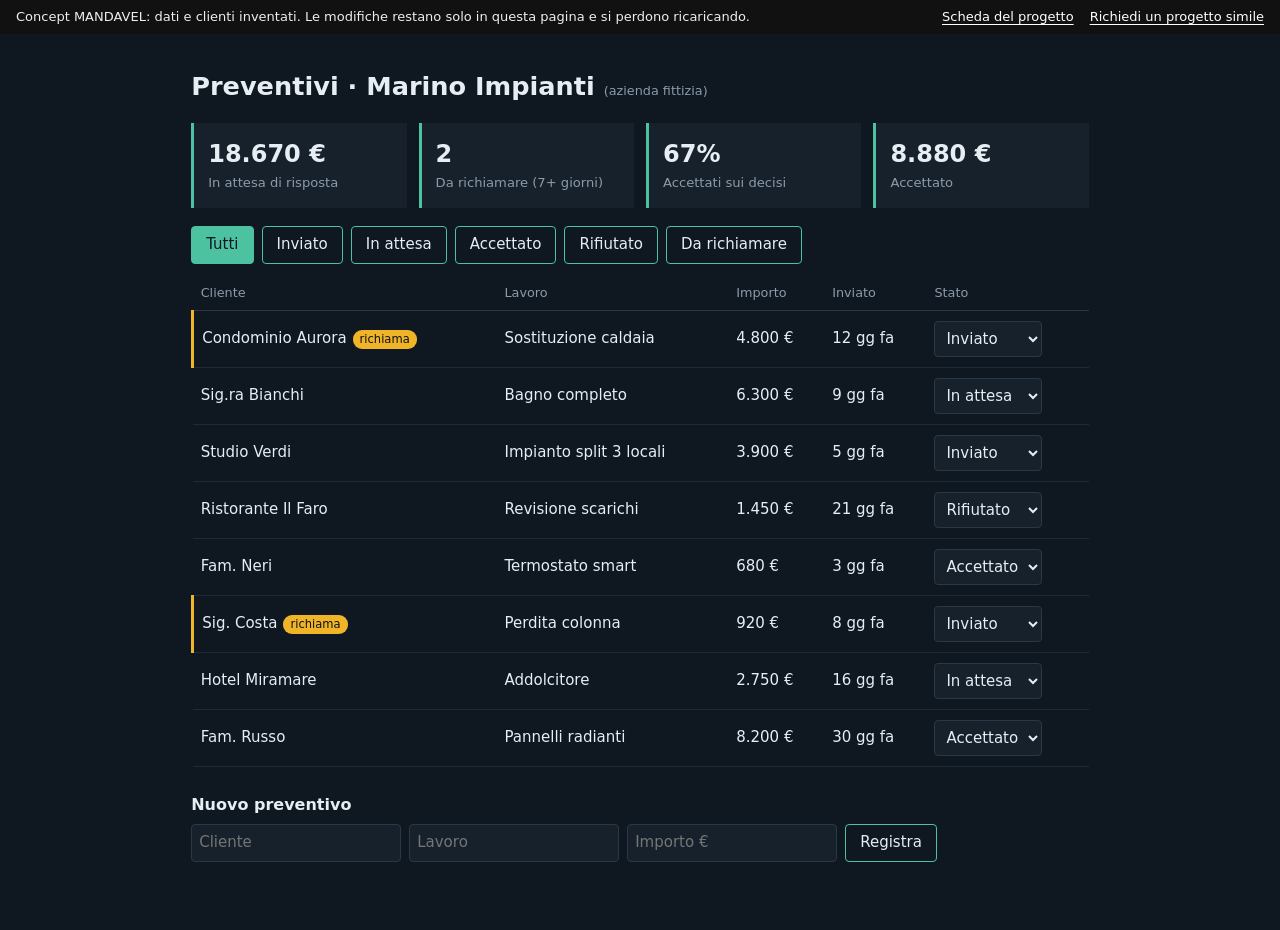
<file: demo/registro-preventivi/index.html>
<!DOCTYPE html><html lang="it"><head><meta charset="utf-8"><meta name="viewport" content="width=device-width,initial-scale=1"><meta name="robots" content="noindex"><title>Registro preventivi, concept | MANDAVEL</title><link rel="stylesheet" href="../shared.css"><link rel="stylesheet" href="style.css"></head><body>
<div class="bar"><span>Concept MANDAVEL: dati e clienti inventati. Le modifiche restano solo in questa pagina e si perdono ricaricando.</span><a href="../../#/progetto/D3">Scheda del progetto</a><a href="../../#/richiedi/M06">Richiedi un progetto simile</a></div>
<main><h1>Preventivi · Marino Impianti <small>(azienda fittizia)</small></h1><div class="k" id="k"></div><div class="fl" id="fl" role="group" aria-label="Filtra per stato"></div>
<div class="w"><table><thead><tr><th>Cliente</th><th>Lavoro</th><th>Importo</th><th>Inviato</th><th>Stato</th></tr></thead><tbody id="b"></tbody></table></div>
<form id="f" novalidate><h2>Nuovo preventivo</h2><input id="c" placeholder="Cliente" aria-label="Cliente"><input id="l" placeholder="Lavoro" aria-label="Lavoro"><input id="i" type="number" min="1" placeholder="Importo €" aria-label="Importo in euro"><button type="submit">Registra</button><p id="e" role="alert"></p></form></main><script src="app.js"></script></body></html>
</file>
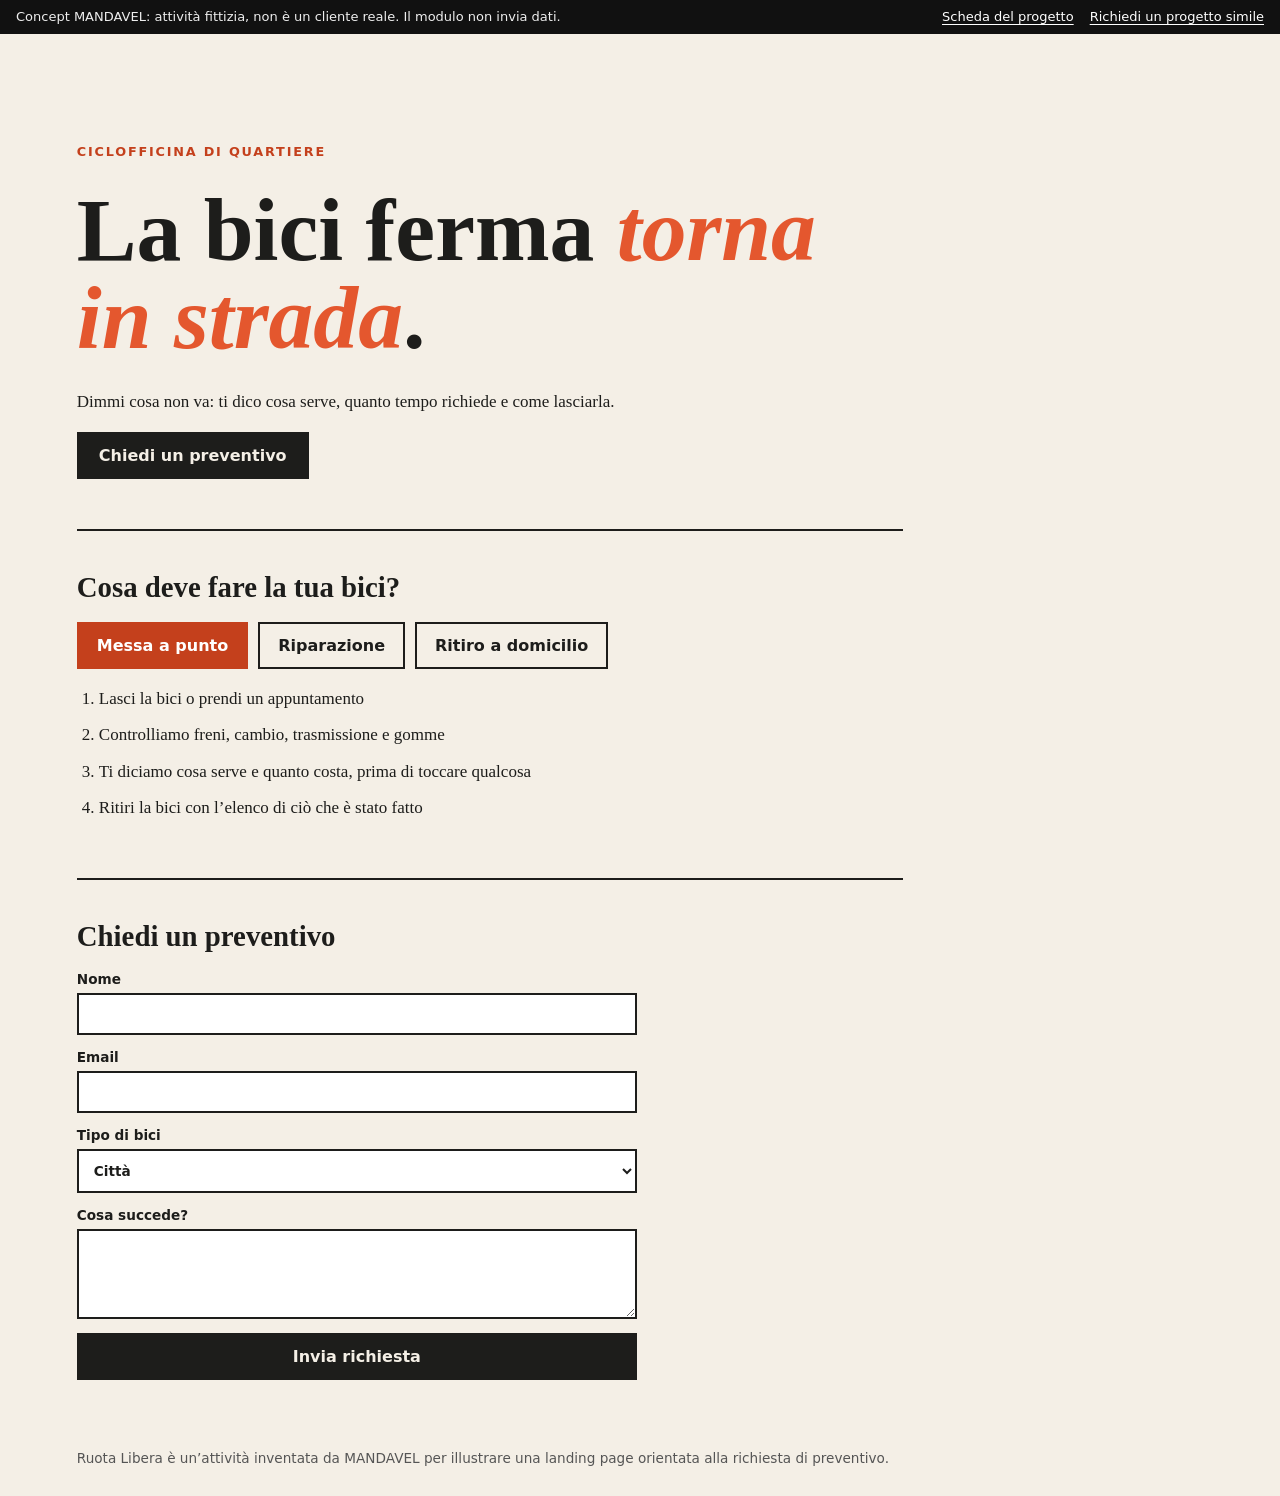
<file: demo/ruota-libera/index.html>
<!DOCTYPE html><html lang="it"><head><meta charset="utf-8"><meta name="viewport" content="width=device-width,initial-scale=1"><meta name="robots" content="noindex"><title>Ruota Libera, concept | MANDAVEL</title><link rel="stylesheet" href="../shared.css"><link rel="stylesheet" href="style.css"></head><body>
<div class="bar"><span>Concept MANDAVEL: attività fittizia, non è un cliente reale. Il modulo non invia dati.</span><a href="../../#/progetto/D1">Scheda del progetto</a><a href="../../#/richiedi/M02">Richiedi un progetto simile</a></div>
<header class="hero"><p class="k">Ciclofficina di quartiere</p><h1>La bici ferma <em>torna in strada</em>.</h1><p>Dimmi cosa non va: ti dico cosa serve, quanto tempo richiede e come lasciarla.</p><a class="cta" href="#rich">Chiedi un preventivo</a></header>
<main><section><h2>Cosa deve fare la tua bici?</h2><div class="pick" role="radiogroup" aria-label="Tipo di intervento"><button type="button" role="radio" aria-checked="true" data-k="a">Messa a punto</button><button type="button" role="radio" aria-checked="false" data-k="b">Riparazione</button><button type="button" role="radio" aria-checked="false" data-k="c">Ritiro a domicilio</button></div><ol id="steps" aria-live="polite"></ol></section>
<section id="rich"><h2>Chiedi un preventivo</h2><form id="f" novalidate><label>Nome<input id="n" autocomplete="name"><p class="e" id="en" hidden></p></label><label>Email<input id="m" type="email" autocomplete="email"><p class="e" id="em" hidden></p></label><label>Tipo di bici<select id="t"><option>Città</option><option>Corsa</option><option>Mountain bike</option><option>Elettrica</option></select></label><label>Cosa succede?<textarea id="d" rows="4"></textarea><p class="e" id="ed" hidden></p></label><button class="s" type="submit">Invia richiesta</button></form><p id="ok" role="status" hidden></p></section></main>
<footer>Ruota Libera è un’attività inventata da MANDAVEL per illustrare una landing page orientata alla richiesta di preventivo.</footer><script src="app.js"></script></body></html>
</file>
<file: demo/shared.css>
*{box-sizing:border-box}body{margin:0}img,svg{max-width:100%}
.bar{display:flex;flex-wrap:wrap;gap:6px 16px;align-items:center;padding:8px 16px;background:#111;color:#eee;font:13px/1.4 system-ui,sans-serif}.bar span{flex:1 1 280px}.bar a{color:#fff;text-underline-offset:3px}
:focus-visible{outline:3px solid #2f6fe4;outline-offset:2px}
@media(prefers-reduced-motion:reduce){*{animation:none!important;transition:none!important}}
</file>
<file: demo/orto-e-filo/style.css>
body{background:#f6f8f1;color:#1f2d1f;font:16px/1.5 system-ui,sans-serif}
.top{display:flex;justify-content:space-between;align-items:center;padding:14px 5vw;border-bottom:1px solid #cfd8c4}.top b{font:700 1.5rem Georgia,serif}
button{font:inherit;cursor:pointer;border:0;background:#2e6b2e;color:#fff;padding:10px 16px;border-radius:4px;transition:background .2s,transform .2s}button:hover{background:#1f4d1f}button:active{transform:scale(.97)}.l{background:none;color:#1f2d1f;text-decoration:underline}
main{padding:0 5vw 60px}h1{font:700 clamp(1.8rem,5vw,3.2rem)/1.1 Georgia,serif;margin:36px 0 20px}
.fl{display:flex;gap:8px;flex-wrap:wrap;margin-bottom:22px}.fl button{background:none;color:#1f2d1f;border:1px solid #1f2d1f}.fl [aria-pressed=true]{background:#1f2d1f;color:#fff}
.g{display:grid;grid-template-columns:repeat(auto-fill,minmax(210px,1fr));gap:18px}
.p{border-top:3px solid var(--c);padding-top:10px}.p .im{height:130px;background:var(--c);display:grid;place-items:center;font:700 3rem Georgia,serif;color:#fff;opacity:.9}.p h3{margin:10px 0 2px;font-size:1.05rem}.p small{color:#52624a}.p div{display:flex;justify-content:space-between;align-items:center;margin-top:8px}
#c{position:fixed;inset:0 0 0 auto;width:min(380px,100%);background:#fff;padding:20px;box-shadow:-8px 0 30px #0003;overflow:auto;animation:sl .3s}@keyframes sl{from{transform:translateX(40px);opacity:0}}
#cl{list-style:none;padding:0}#cl li{display:grid;grid-template-columns:1fr auto;gap:4px 10px;padding:10px 0;border-bottom:1px solid #e1e7d8}#cl button{padding:2px 9px}
dialog{max-width:420px;border:0;border-radius:6px;padding:24px}dialog::backdrop{background:#0006}
</file>
<file: demo/registro-preventivi/style.css>
body{background:#0f1720;color:#e6edf3;font:15px/1.45 system-ui,sans-serif}main{max-width:1000px;margin:0 auto;padding:24px 4vw 60px}h1{font-size:1.6rem;margin:10px 0 18px}h1 small{font-size:.8rem;color:#8b9bab;font-weight:400}h2{font-size:1rem;width:100%;margin:0}
.k{display:grid;grid-template-columns:repeat(auto-fit,minmax(170px,1fr));gap:12px;margin-bottom:18px}.k div{background:#17212c;padding:14px;border-left:3px solid #4cc2a1}.k b{display:block;font-size:1.5rem}.k span{color:#8b9bab;font-size:.82rem}
.fl{display:flex;gap:8px;flex-wrap:wrap;margin-bottom:12px}button{font:inherit;cursor:pointer;border:1px solid #4cc2a1;background:none;color:#e6edf3;padding:7px 14px;border-radius:4px;transition:background .2s}button:hover,[aria-pressed=true]{background:#4cc2a1;color:#0f1720}
.w{overflow-x:auto}table{border-collapse:collapse;width:100%;min-width:640px}th{text-align:left;color:#8b9bab;font-weight:500;font-size:.8rem;padding:8px;border-bottom:1px solid #2a3846}td{padding:10px 8px;border-bottom:1px solid #1e2a36}tr.r td:first-child{border-left:3px solid #f0b429}.t{display:inline-block;background:#f0b429;color:#111;font-size:.72rem;padding:1px 7px;border-radius:9px;margin-left:6px}
select,input{font:inherit;background:#17212c;color:#e6edf3;border:1px solid #2a3846;padding:7px;border-radius:4px}form{display:flex;flex-wrap:wrap;gap:8px;margin-top:26px}#e{color:#f0b429;width:100%;margin:0}
</file>
<file: demo/ruota-libera/style.css>
body{background:#f4efe6;color:#1d1d1b;font:17px/1.55 Georgia,serif}
.hero{padding:clamp(40px,9vw,110px) 6vw 50px;max-width:980px}.k{font:700 .8rem system-ui;letter-spacing:.14em;text-transform:uppercase;color:#c4401c;margin:0}
h1{font:900 clamp(2.4rem,8vw,5.6rem)/.98 Georgia,serif;margin:.3em 0}h1 em{color:#e4572e}
.cta,.s{display:inline-block;background:#1d1d1b;color:#f4efe6;padding:14px 22px;border:0;font:700 1rem system-ui;text-decoration:none;cursor:pointer;transition:transform .2s,background .2s}.cta:hover,.s:hover{background:#c4401c;transform:translateY(-2px)}
main{max-width:980px;padding:0 6vw}section{padding:40px 0;border-top:2px solid #1d1d1b}h2{font:800 1.8rem Georgia,serif;margin:0 0 18px}
.pick{display:flex;flex-wrap:wrap;gap:10px}.pick button{padding:12px 18px;border:2px solid #1d1d1b;background:none;font:700 1rem system-ui;cursor:pointer;color:inherit}.pick [aria-checked=true]{background:#c4401c;border-color:#c4401c;color:#fff}
#steps{padding-left:22px}#steps li{margin:10px 0;animation:in .4s both}@keyframes in{from{opacity:0;transform:translateX(-10px)}}
form{display:grid;gap:14px;max-width:560px}label{font:700 .85rem system-ui;display:grid;gap:6px}input,select,textarea{font:inherit;padding:11px;border:2px solid #1d1d1b;background:#fff;color:#1d1d1b}.e{color:#b3261e;font:.85rem system-ui;margin:0}
#ok{background:#1d1d1b;color:#f4efe6;padding:20px;max-width:560px}footer{padding:30px 6vw;font:.85rem system-ui;color:#555}
</file>
